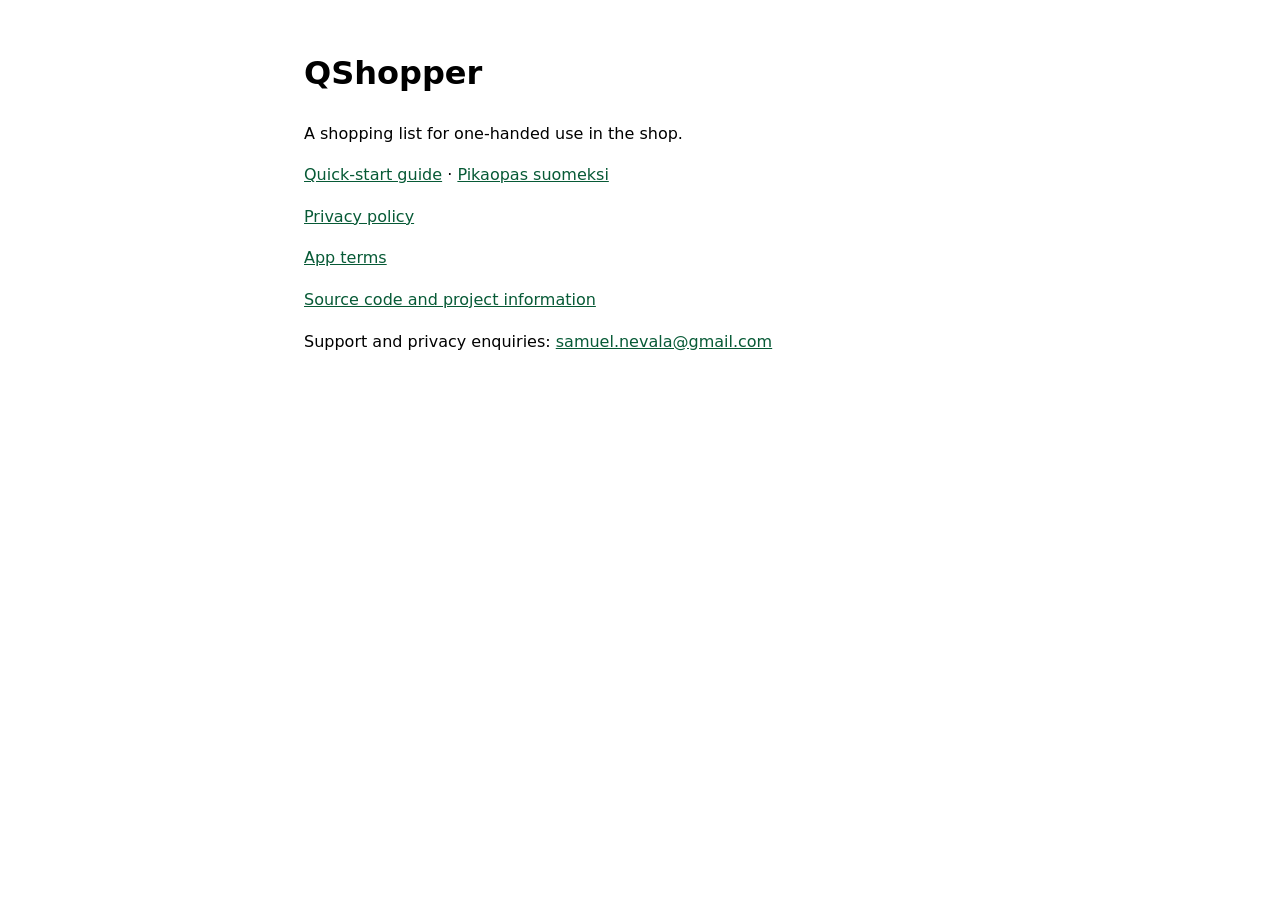
<file: docs/index.html>
<!doctype html>
<html lang="en">
<head>
<meta charset="utf-8">
<meta name="viewport" content="width=device-width, initial-scale=1">
<meta name="color-scheme" content="light dark">
<title>QShopper</title>
<style>
body { font-family: system-ui, sans-serif; line-height: 1.6; margin: 3rem auto;
       max-width: 42rem; padding: 0 1.2rem; }
a { color: light-dark(#075a36, #69f0ae); }
</style>
</head>
<body>
<main>
<h1>QShopper</h1>
<p>A shopping list for one-handed use in the shop.</p>
<p><a href="guide.html">Quick-start guide</a> · <a href="guide-fi.html" lang="fi">Pikaopas suomeksi</a></p>
<p><a href="privacy-policy.html">Privacy policy</a></p>
<p><a href="terms.html">App terms</a></p>
<p><a href="https://github.com/SamuelNevala/QShop">Source code and project information</a></p>
<p>Support and privacy enquiries: <a href="mailto:samuel.nevala@gmail.com">samuel.nevala@gmail.com</a></p>
</main>
</body>
</html>
</file>
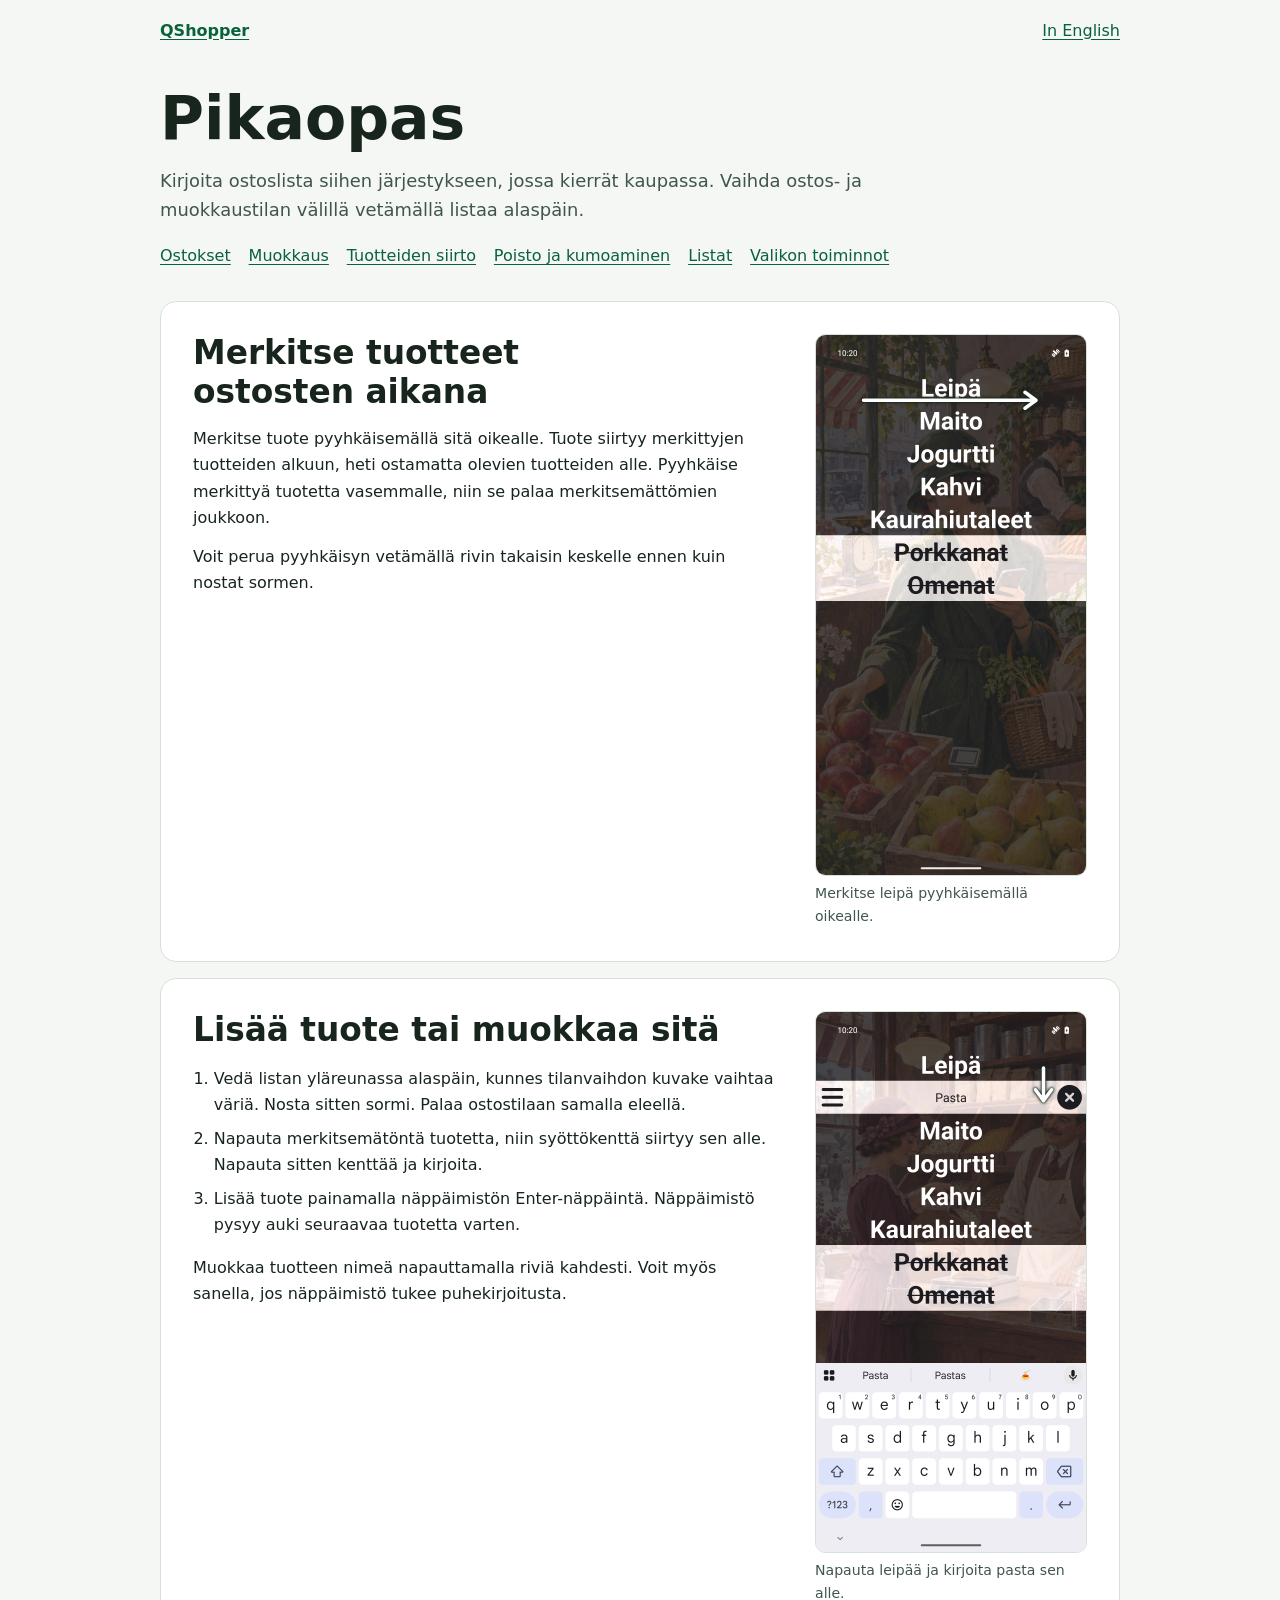
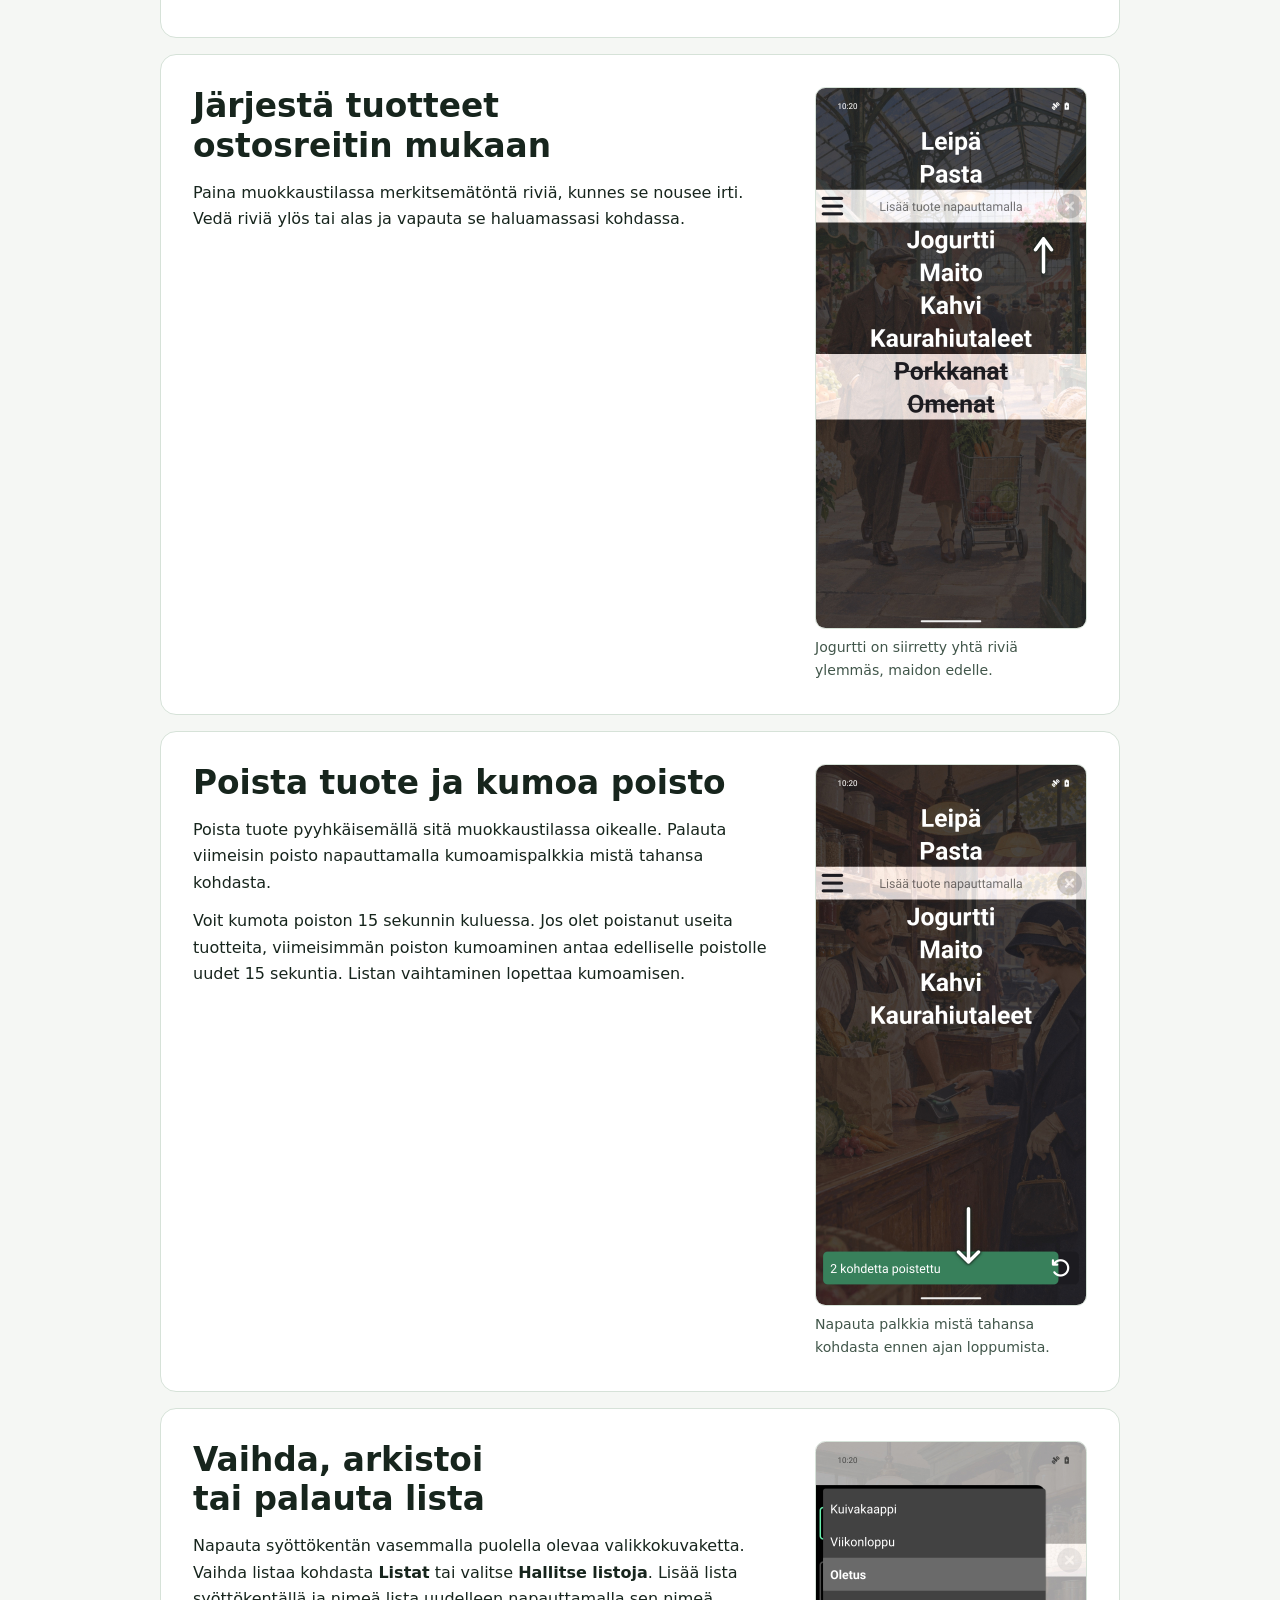
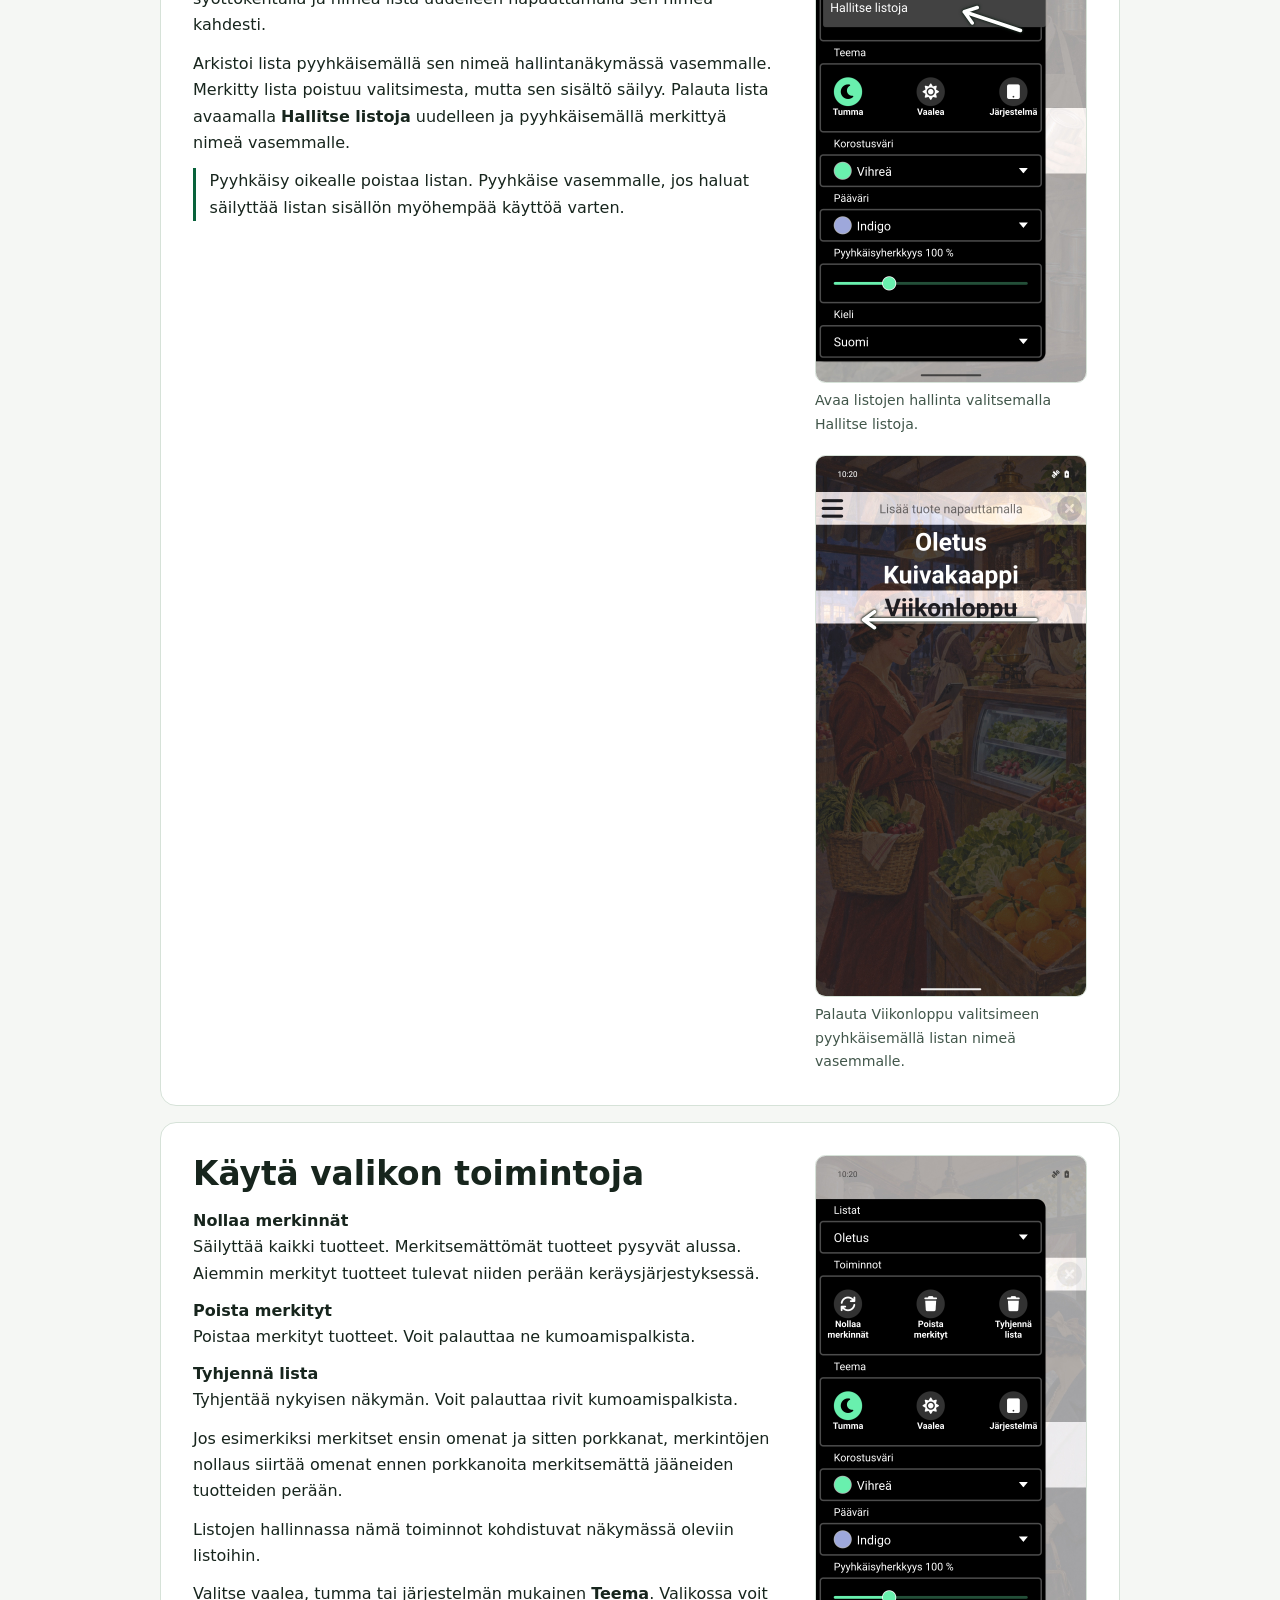
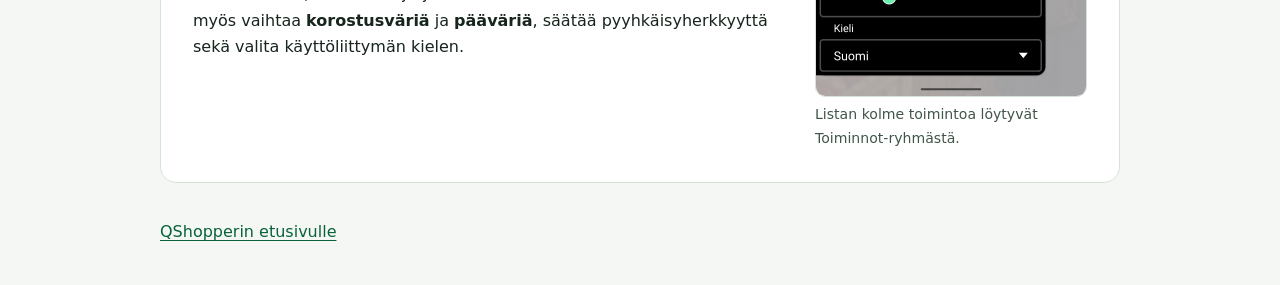
<file: docs/guide-fi.html>
<!doctype html>
<html lang="fi">
<head>
    <meta charset="utf-8">
    <meta name="viewport" content="width=device-width, initial-scale=1">
    <title>QShopperin pikaopas</title>
    <link rel="alternate" hreflang="en" href="guide.html">
    <link rel="stylesheet" href="guide.css">
</head>
<body>
<header>
    <a class="home" href="index.html">QShopper</a>
    <a href="guide.html" lang="en" hreflang="en">In English</a>
</header>
<main>
    <h1>Pikaopas</h1>
    <p class="intro">Kirjoita ostoslista siihen järjestykseen, jossa kierrät kaupassa. Vaihda ostos- ja muokkaustilan välillä vetämällä listaa alaspäin.</p>
    <nav aria-label="Oppaan sisältö">
        <a href="#shop">Ostokset</a>
        <a href="#edit">Muokkaus</a>
        <a href="#reorder">Tuotteiden siirto</a>
        <a href="#undo">Poisto ja kumoaminen</a>
        <a href="#lists">Listat</a>
        <a href="#actions">Valikon toiminnot</a>
    </nav>
    <section id="shop">
        <div>
            <h2>Merkitse tuotteet ostosten aikana</h2>
            <p>Merkitse tuote pyyhkäisemällä sitä oikealle. Tuote siirtyy merkittyjen tuotteiden alkuun, heti ostamatta olevien tuotteiden alle. Pyyhkäise merkittyä tuotetta vasemmalle, niin se palaa merkitsemättömien joukkoon.</p>
            <p>Voit perua pyyhkäisyn vetämällä rivin takaisin keskelle ennen kuin nostat sormen.</p>
        </div>
        <figure>
            <div class="screen">
                <img src="images/guide/fi/shopping.jpg" width="1080" height="2160" alt="Ostoslistalla on viisi ostamatonta tuotetta. Porkkanat ja omenat on merkitty niiden alle.">
                <svg viewBox="0 0 1080 2160" aria-hidden="true">
                    <path class="gesture" d="M190 261 L880 261 M836 229 L880 261 L836 293"/>
                </svg>
            </div>
            <figcaption>Merkitse leipä pyyhkäisemällä oikealle.</figcaption>
        </figure>
    </section>
    <section id="edit">
        <div>
            <h2>Lisää tuote tai muokkaa sitä</h2>
            <ol>
                <li>Vedä listan yläreunassa alaspäin, kunnes tilanvaihdon kuvake vaihtaa väriä. Nosta sitten sormi. Palaa ostostilaan samalla eleellä.</li>
                <li>Napauta merkitsemätöntä tuotetta, niin syöttökenttä siirtyy sen alle. Napauta sitten kenttää ja kirjoita.</li>
                <li>Lisää tuote painamalla näppäimistön Enter-näppäintä. Näppäimistö pysyy auki seuraavaa tuotetta varten.</li>
            </ol>
            <p>Muokkaa tuotteen nimeä napauttamalla riviä kahdesti. Voit myös sanella, jos näppäimistö tukee puhekirjoitusta.</p>
        </div>
        <figure>
            <div class="screen">
                <img src="images/guide/fi/editor.jpg" width="1080" height="2160" loading="lazy" alt="Leivän alla olevaan syöttökenttään on kirjoitettu Pasta. Androidin näppäimistö on auki.">
                <svg viewBox="0 0 1080 2160" aria-hidden="true">
                    <path class="gesture" d="M910 224 L910 355 M942 311 L910 355 L878 311"/>
                </svg>
            </div>
            <figcaption>Napauta leipää ja kirjoita pasta sen alle.</figcaption>
        </figure>
    </section>
    <section id="reorder">
        <div>
            <h2>Järjestä tuotteet ostosreitin mukaan</h2>
            <p>Paina muokkaustilassa merkitsemätöntä riviä, kunnes se nousee irti. Vedä riviä ylös tai alas ja vapauta se haluamassasi kohdassa.</p>
        </div>
        <figure>
            <div class="screen">
                <img src="images/guide/fi/reorder.jpg" width="1080" height="2160" loading="lazy" alt="Muokkaustilassa jogurtti on siirretty maidon yläpuolelle.">
                <svg viewBox="0 0 1080 2160" aria-hidden="true">
                    <path class="gesture" d="M910 736 L910 603 M878 647 L910 603 L942 647"/>
                </svg>
            </div>
            <figcaption>Jogurtti on siirretty yhtä riviä ylemmäs, maidon edelle.</figcaption>
        </figure>
    </section>
    <section id="undo">
        <div>
            <h2>Poista tuote ja kumoa poisto</h2>
            <p>Poista tuote pyyhkäisemällä sitä muokkaustilassa oikealle. Palauta viimeisin poisto napauttamalla kumoamispalkkia mistä tahansa kohdasta.</p>
            <p>Voit kumota poiston 15 sekunnin kuluessa. Jos olet poistanut useita tuotteita, viimeisimmän poiston kumoaminen antaa edelliselle poistolle uudet 15 sekuntia. Listan vaihtaminen lopettaa kumoamisen.</p>
        </div>
        <figure>
            <div class="screen">
                <img src="images/guide/fi/undo.jpg" width="1080" height="2160" loading="lazy" alt="Kaksi merkittyä tuotetta on poistettu. Kumoamispalkki näkyy näytön alareunassa.">
                <svg viewBox="0 0 1080 2160" aria-hidden="true">
                    <path class="gesture" d="M610 1775 V1988 M570 1948 L610 1988 L650 1948"/>
                </svg>
            </div>
            <figcaption>Napauta palkkia mistä tahansa kohdasta ennen ajan loppumista.</figcaption>
        </figure>
    </section>
    <section id="lists">
        <div>
            <h2>Vaihda, arkistoi tai palauta lista</h2>
            <p>Napauta syöttökentän vasemmalla puolella olevaa valikkokuvaketta. Vaihda listaa kohdasta <strong>Listat</strong> tai valitse <strong>Hallitse listoja</strong>. Lisää lista syöttökentällä ja nimeä lista uudelleen napauttamalla sen nimeä kahdesti.</p>
            <p>Arkistoi lista pyyhkäisemällä sen nimeä hallintanäkymässä vasemmalle. Merkitty lista poistuu valitsimesta, mutta sen sisältö säilyy. Palauta lista avaamalla <strong>Hallitse listoja</strong> uudelleen ja pyyhkäisemällä merkittyä nimeä vasemmalle.</p>
            <p class="note">Pyyhkäisy oikealle poistaa listan. Pyyhkäise vasemmalle, jos haluat säilyttää listan sisällön myöhempää käyttöä varten.</p>
        </div>
        <div>
            <figure>
                <div class="screen">
                    <img src="images/guide/fi/picker.jpg" width="1080" height="2160" loading="lazy" alt="Valikon listavalitsin on auki, ja Hallitse listoja näkyy vaihtoehtona.">
                <svg viewBox="0 0 1080 2160" aria-hidden="true">
                    <path class="gesture" d="M818 754 L593 679 M625 724 L593 679 L645 662"/>
                </svg>
                </div>
                <figcaption>Avaa listojen hallinta valitsemalla Hallitse listoja.</figcaption>
            </figure>
            <figure>
                <div class="screen">
                    <img src="images/guide/fi/catalog.jpg" width="1080" height="2160" loading="lazy" alt="Arkistoitu Viikonloppu-lista näkyy merkittynä muiden listojen alla.">
                <svg viewBox="0 0 1080 2160" aria-hidden="true">
                    <path class="gesture" d="M880 655 L190 655 M234 687 L190 655 L234 623"/>
                </svg>
                </div>
                <figcaption>Palauta Viikonloppu valitsimeen pyyhkäisemällä listan nimeä vasemmalle.</figcaption>
            </figure>
        </div>
    </section>
    <section id="actions">
        <div>
            <h2>Käytä valikon toimintoja</h2>
            <dl>
                <dt>Nollaa merkinnät</dt>
                <dd>Säilyttää kaikki tuotteet. Merkitsemättömät tuotteet pysyvät alussa. Aiemmin merkityt tuotteet tulevat niiden perään keräysjärjestyksessä.</dd>
                <dt>Poista merkityt</dt>
                <dd>Poistaa merkityt tuotteet. Voit palauttaa ne kumoamispalkista.</dd>
                <dt>Tyhjennä lista</dt>
                <dd>Tyhjentää nykyisen näkymän. Voit palauttaa rivit kumoamispalkista.</dd>
            </dl>
            <p>Jos esimerkiksi merkitset ensin omenat ja sitten porkkanat, merkintöjen nollaus siirtää omenat ennen porkkanoita merkitsemättä jääneiden tuotteiden perään.</p>
            <p>Listojen hallinnassa nämä toiminnot kohdistuvat näkymässä oleviin listoihin.</p>
            <p>Valitse vaalea, tumma tai järjestelmän mukainen <strong>Teema</strong>. Valikossa voit myös vaihtaa <strong>korostusväriä</strong> ja <strong>pääväriä</strong>, säätää pyyhkäisyherkkyyttä sekä valita käyttöliittymän kielen.</p>
        </div>
        <figure>
            <div class="screen">
                <img src="images/guide/fi/drawer.jpg" width="1080" height="2160" loading="lazy" alt="Valikossa näkyvät listavalitsin, kolme listatoimintoa ja teema-asetukset.">
            </div>
            <figcaption>Listan kolme toimintoa löytyvät Toiminnot-ryhmästä.</figcaption>
        </figure>
    </section>
</main>
<footer><a href="index.html">QShopperin etusivulle</a></footer>
</body>
</html>
</file>
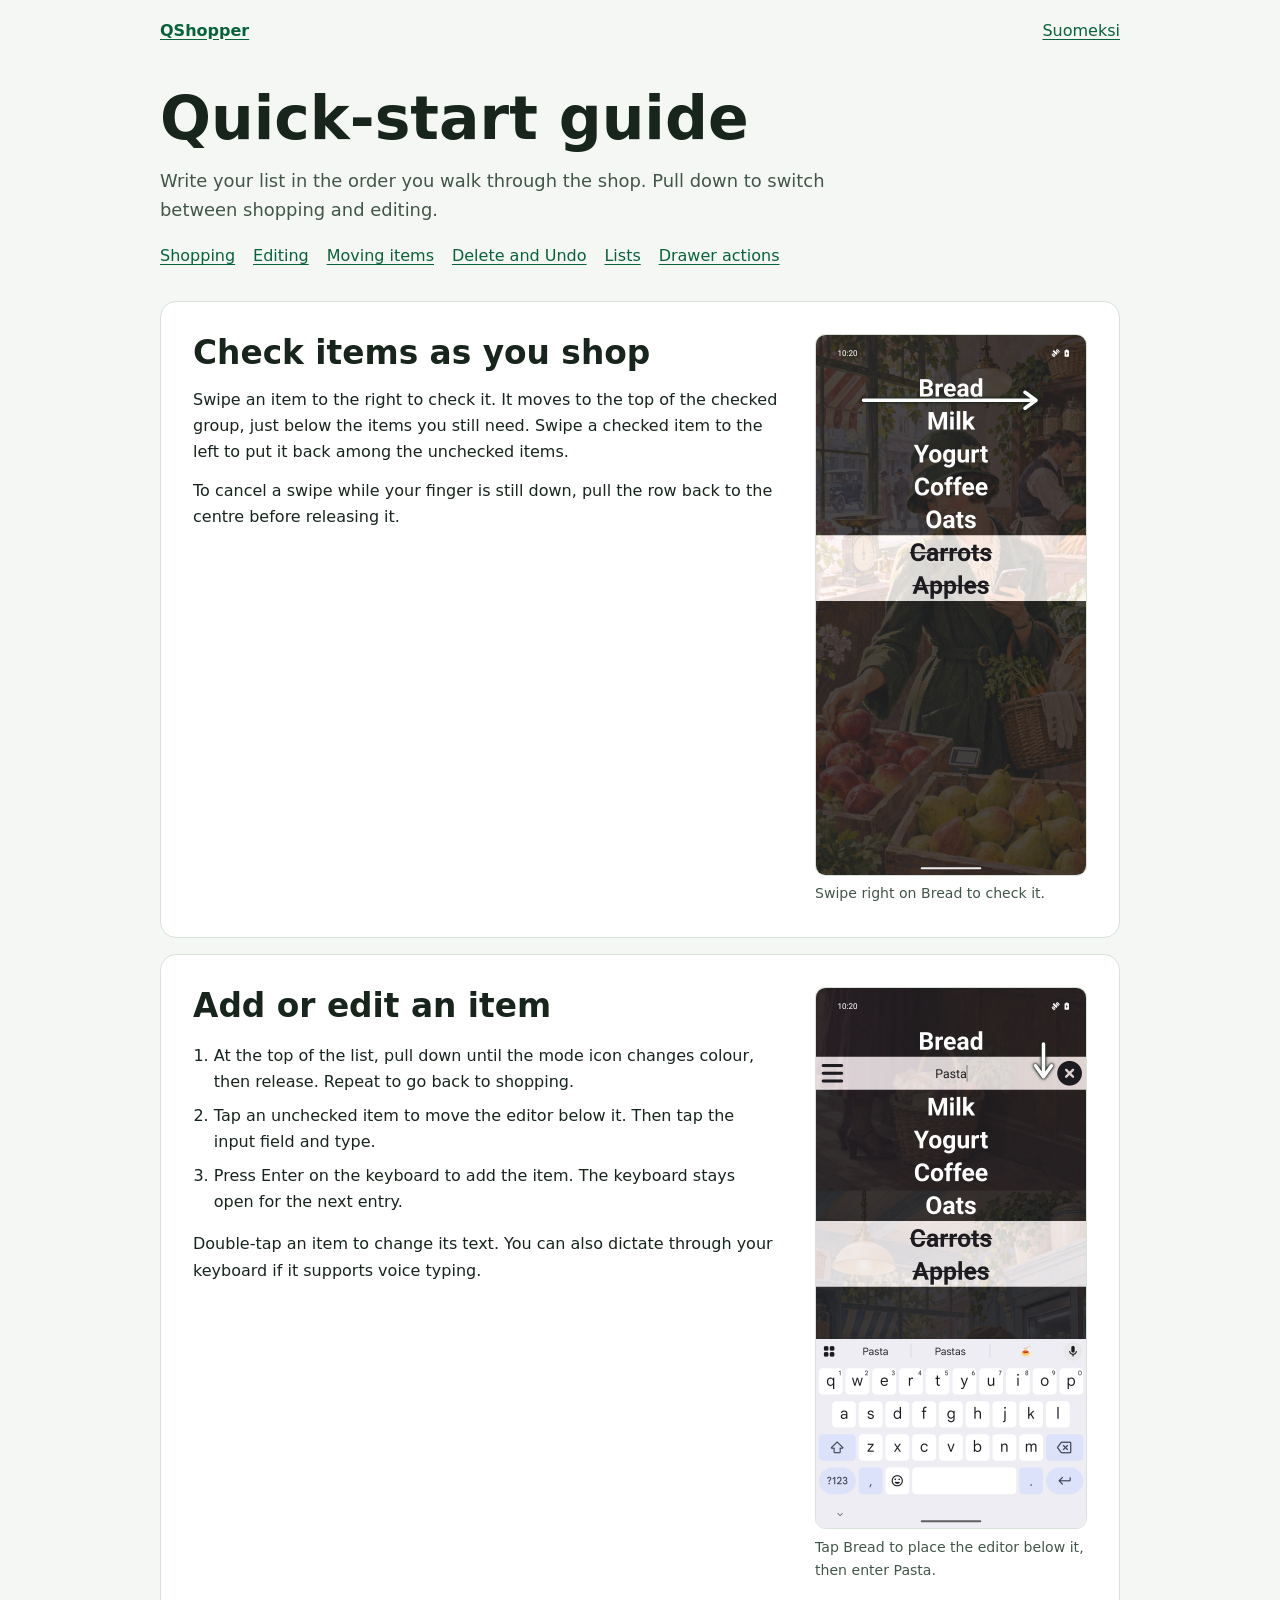
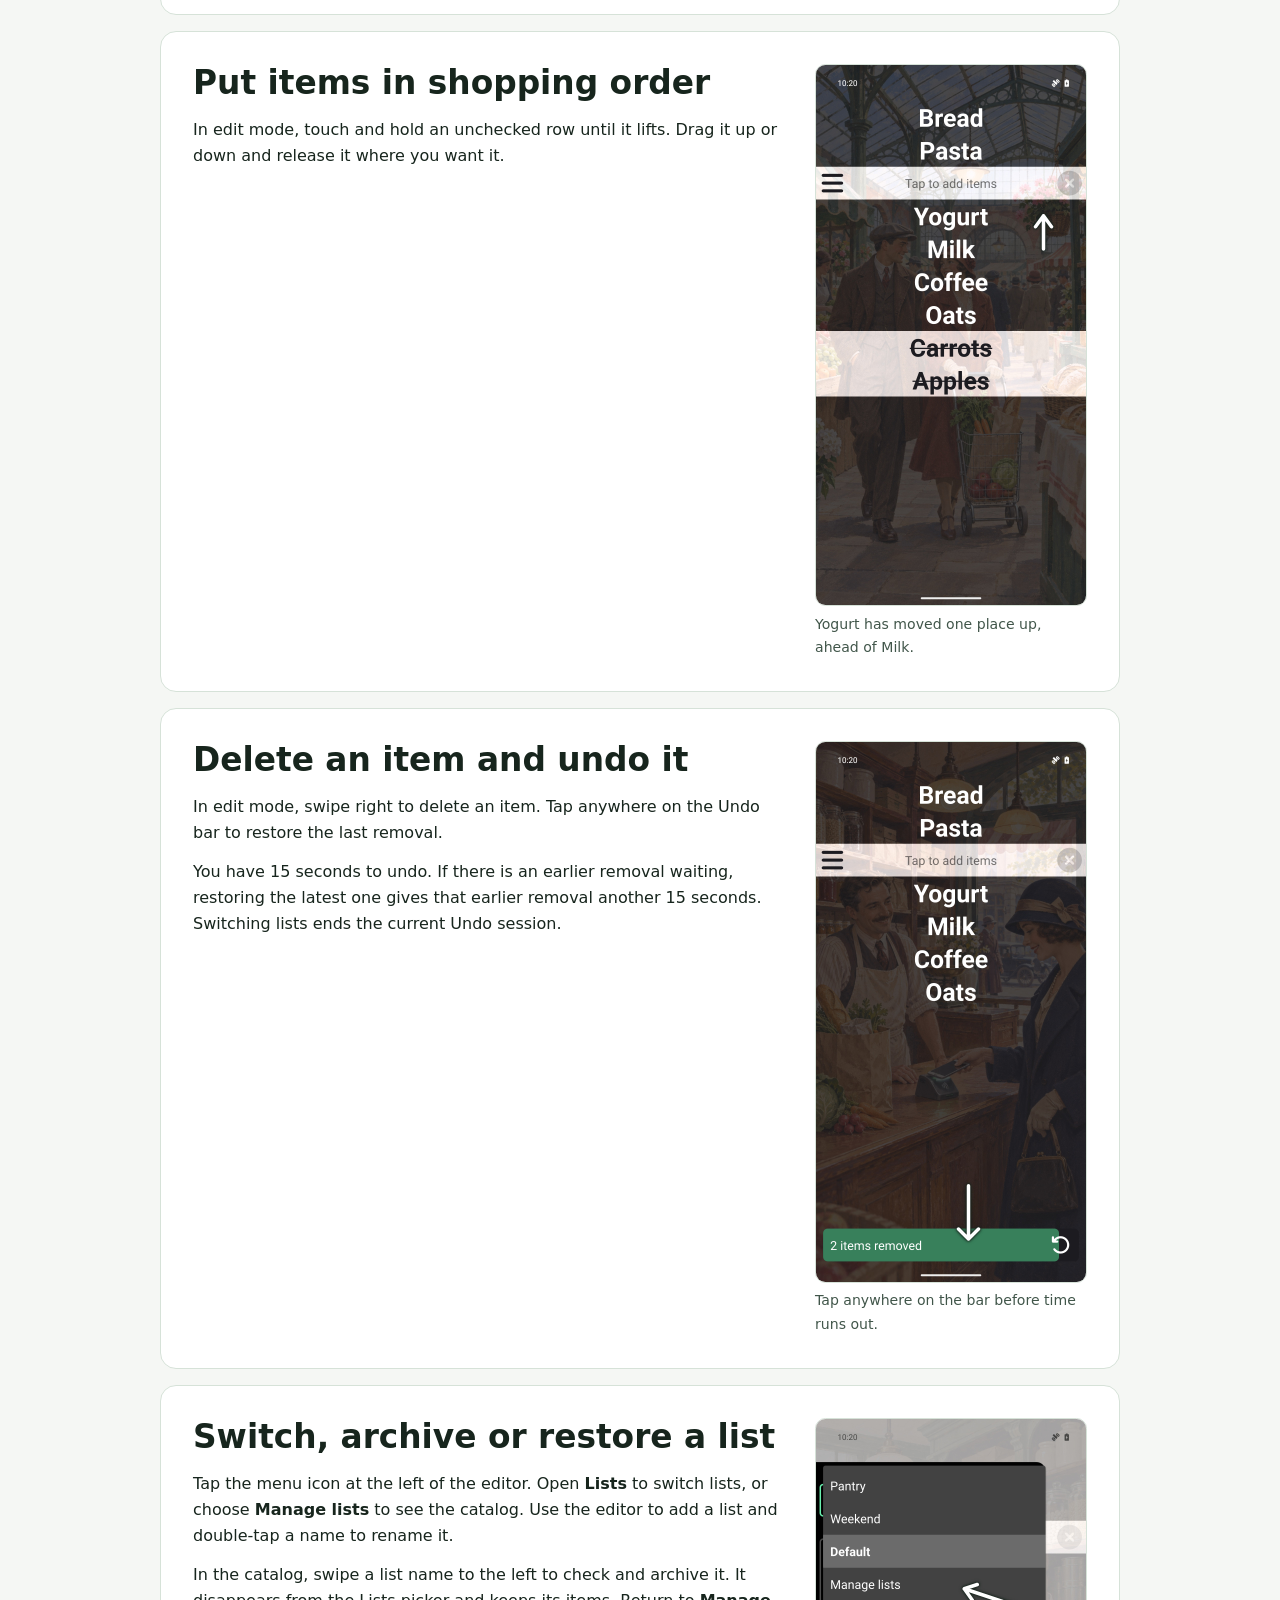
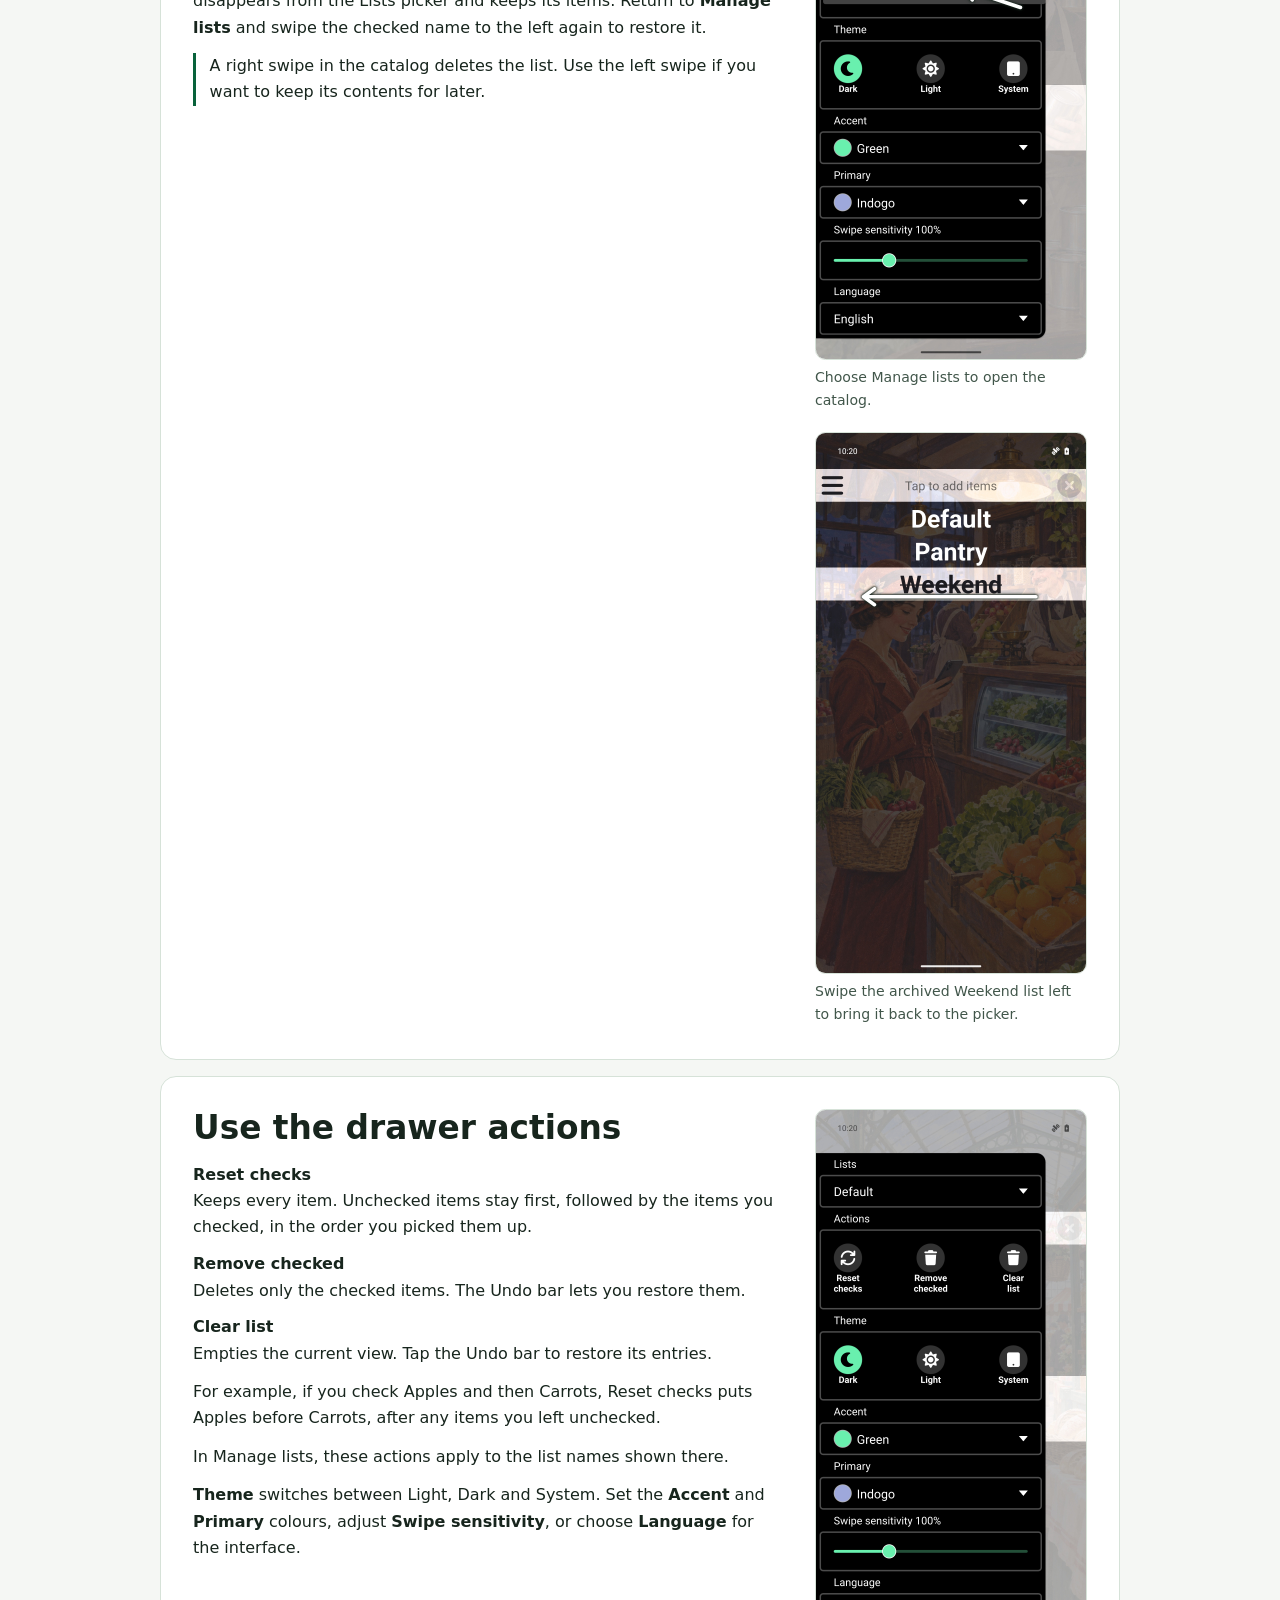
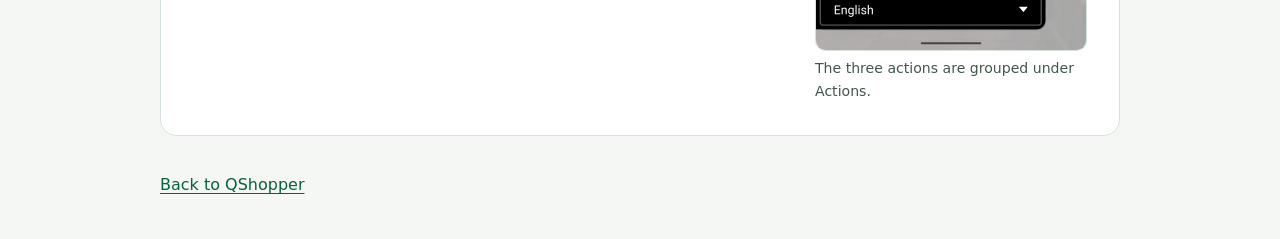
<file: docs/guide.html>
<!doctype html>
<html lang="en">
<head>
    <meta charset="utf-8">
    <meta name="viewport" content="width=device-width, initial-scale=1">
    <title>QShopper quick-start guide</title>
    <link rel="alternate" hreflang="fi" href="guide-fi.html">
    <link rel="stylesheet" href="guide.css">
</head>
<body>
<header>
    <a class="home" href="index.html">QShopper</a>
    <a href="guide-fi.html" lang="fi" hreflang="fi">Suomeksi</a>
</header>
<main>
    <h1>Quick-start guide</h1>
    <p class="intro">Write your list in the order you walk through the shop. Pull down to switch between shopping and editing.</p>
    <nav aria-label="In this guide">
        <a href="#shop">Shopping</a>
        <a href="#edit">Editing</a>
        <a href="#reorder">Moving items</a>
        <a href="#undo">Delete and Undo</a>
        <a href="#lists">Lists</a>
        <a href="#actions">Drawer actions</a>
    </nav>
    <section id="shop">
        <div>
            <h2>Check items as you shop</h2>
            <p>Swipe an item to the right to check it. It moves to the top of the checked group, just below the items you still need. Swipe a checked item to the left to put it back among the unchecked items.</p>
            <p>To cancel a swipe while your finger is still down, pull the row back to the centre before releasing it.</p>
        </div>
        <figure>
            <div class="screen">
                <img src="images/guide/en/shopping.jpg" width="1080" height="2160" alt="Shopping list with five items to buy and Carrots and Apples checked below them">
                <svg viewBox="0 0 1080 2160" aria-hidden="true">
                    <path class="gesture" d="M190 261 L880 261 M836 229 L880 261 L836 293"/>
                </svg>
            </div>
            <figcaption>Swipe right on Bread to check it.</figcaption>
        </figure>
    </section>
    <section id="edit">
        <div>
            <h2>Add or edit an item</h2>
            <ol>
                <li>At the top of the list, pull down until the mode icon changes colour, then release. Repeat to go back to shopping.</li>
                <li>Tap an unchecked item to move the editor below it. Then tap the input field and type.</li>
                <li>Press Enter on the keyboard to add the item. The keyboard stays open for the next entry.</li>
            </ol>
            <p>Double-tap an item to change its text. You can also dictate through your keyboard if it supports voice typing.</p>
        </div>
        <figure>
            <div class="screen">
                <img src="images/guide/en/editor.jpg" width="1080" height="2160" loading="lazy" alt="Pasta typed in the editor below Bread, with the Android keyboard open">
                <svg viewBox="0 0 1080 2160" aria-hidden="true">
                    <path class="gesture" d="M910 224 L910 355 M942 311 L910 355 L878 311"/>
                </svg>
            </div>
            <figcaption>Tap Bread to place the editor below it, then enter Pasta.</figcaption>
        </figure>
    </section>
    <section id="reorder">
        <div>
            <h2>Put items in shopping order</h2>
            <p>In edit mode, touch and hold an unchecked row until it lifts. Drag it up or down and release it where you want it.</p>
        </div>
        <figure>
            <div class="screen">
                <img src="images/guide/en/reorder.jpg" width="1080" height="2160" loading="lazy" alt="Edit list after moving Yogurt above Milk">
                <svg viewBox="0 0 1080 2160" aria-hidden="true">
                    <path class="gesture" d="M910 736 L910 603 M878 647 L910 603 L942 647"/>
                </svg>
            </div>
            <figcaption>Yogurt has moved one place up, ahead of Milk.</figcaption>
        </figure>
    </section>
    <section id="undo">
        <div>
            <h2>Delete an item and undo it</h2>
            <p>In edit mode, swipe right to delete an item. Tap anywhere on the Undo bar to restore the last removal.</p>
            <p>You have 15 seconds to undo. If there is an earlier removal waiting, restoring the latest one gives that earlier removal another 15 seconds. Switching lists ends the current Undo session.</p>
        </div>
        <figure>
            <div class="screen">
                <img src="images/guide/en/undo.jpg" width="1080" height="2160" loading="lazy" alt="Two checked items removed, with the Undo bar at the bottom of the screen">
                <svg viewBox="0 0 1080 2160" aria-hidden="true">
                    <path class="gesture" d="M610 1775 V1988 M570 1948 L610 1988 L650 1948"/>
                </svg>
            </div>
            <figcaption>Tap anywhere on the bar before time runs out.</figcaption>
        </figure>
    </section>
    <section id="lists">
        <div>
            <h2>Switch, archive or restore a list</h2>
            <p>Tap the menu icon at the left of the editor. Open <strong>Lists</strong> to switch lists, or choose <strong>Manage lists</strong> to see the catalog. Use the editor to add a list and double-tap a name to rename it.</p>
            <p>In the catalog, swipe a list name to the left to check and archive it. It disappears from the Lists picker and keeps its items. Return to <strong>Manage lists</strong> and swipe the checked name to the left again to restore it.</p>
            <p class="note">A right swipe in the catalog deletes the list. Use the left swipe if you want to keep its contents for later.</p>
        </div>
        <div>
            <figure>
                <div class="screen">
                    <img src="images/guide/en/picker.jpg" width="1080" height="2160" loading="lazy" alt="Lists picker open in the drawer, with Manage lists among the options">
                <svg viewBox="0 0 1080 2160" aria-hidden="true">
                    <path class="gesture" d="M818 754 L593 679 M625 724 L593 679 L645 662"/>
                </svg>
                </div>
                <figcaption>Choose Manage lists to open the catalog.</figcaption>
            </figure>
            <figure>
                <div class="screen">
                    <img src="images/guide/en/catalog.jpg" width="1080" height="2160" loading="lazy" alt="List catalog with Weekend checked and archived beneath the other list names">
                <svg viewBox="0 0 1080 2160" aria-hidden="true">
                    <path class="gesture" d="M880 655 L190 655 M234 687 L190 655 L234 623"/>
                </svg>
                </div>
                <figcaption>Swipe the archived Weekend list left to bring it back to the picker.</figcaption>
            </figure>
        </div>
    </section>
    <section id="actions">
        <div>
            <h2>Use the drawer actions</h2>
            <dl>
                <dt>Reset checks</dt>
                <dd>Keeps every item. Unchecked items stay first, followed by the items you checked, in the order you picked them up.</dd>
                <dt>Remove checked</dt>
                <dd>Deletes only the checked items. The Undo bar lets you restore them.</dd>
                <dt>Clear list</dt>
                <dd>Empties the current view. Tap the Undo bar to restore its entries.</dd>
            </dl>
            <p>For example, if you check Apples and then Carrots, Reset checks puts Apples before Carrots, after any items you left unchecked.</p>
            <p>In Manage lists, these actions apply to the list names shown there.</p>
            <p><strong>Theme</strong> switches between Light, Dark and System. Set the <strong>Accent</strong> and <strong>Primary</strong> colours, adjust <strong>Swipe sensitivity</strong>, or choose <strong>Language</strong> for the interface.</p>
        </div>
        <figure>
            <div class="screen">
                <img src="images/guide/en/drawer.jpg" width="1080" height="2160" loading="lazy" alt="Drawer showing the list selector, three list actions and theme controls">
            </div>
            <figcaption>The three actions are grouped under Actions.</figcaption>
        </figure>
    </section>
</main>
<footer><a href="index.html">Back to QShopper</a></footer>
</body>
</html>
</file>
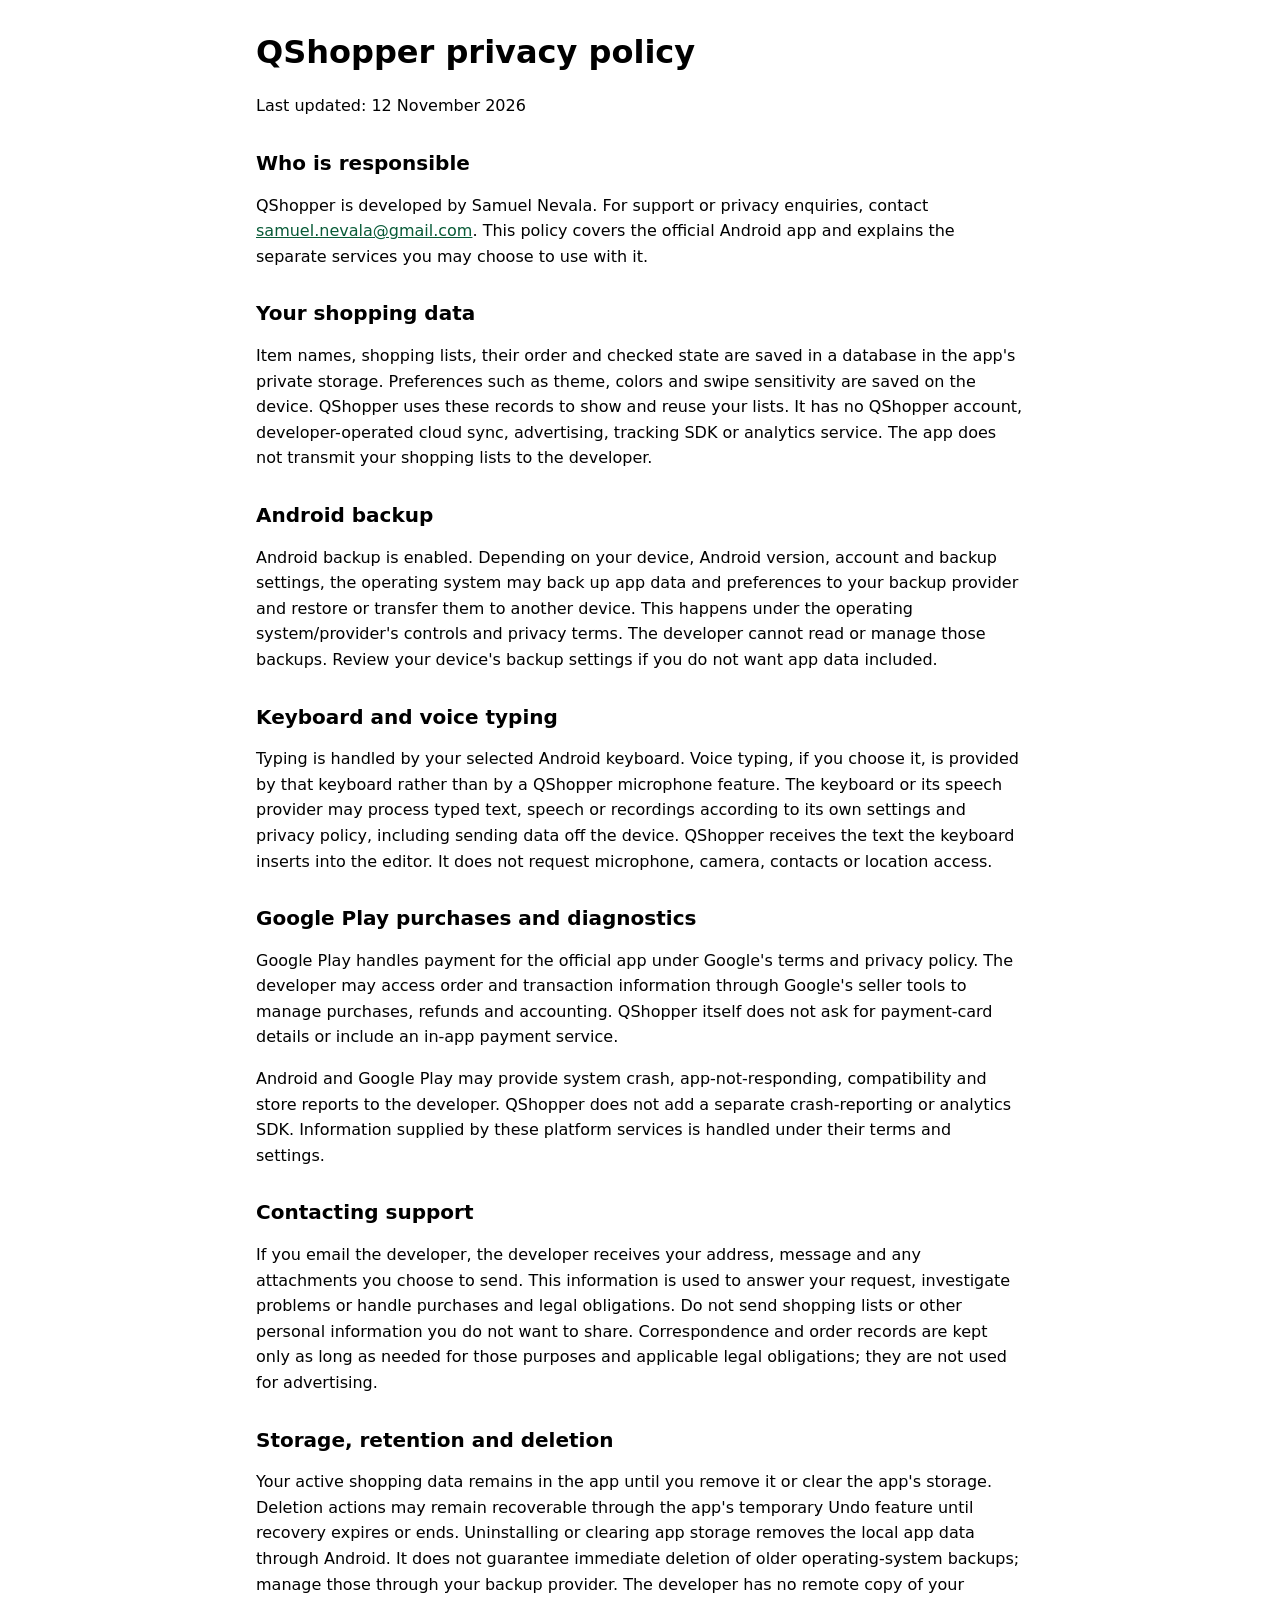
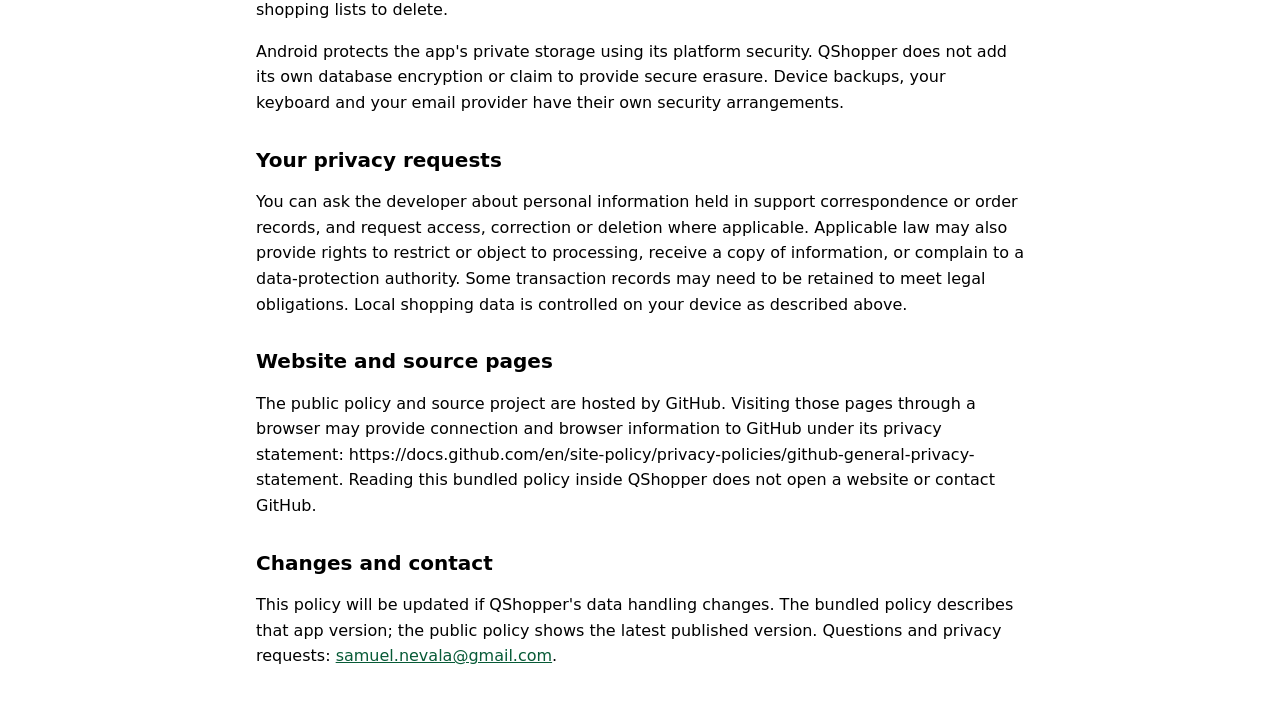
<file: docs/privacy-policy.html>
<!doctype html>
<html lang="en">
<head>
<meta charset="utf-8">
<meta name="viewport" content="width=device-width, initial-scale=1">
<meta name="color-scheme" content="light dark">
<title>QShopper privacy policy</title>
<style>
body { font-family: system-ui, sans-serif; line-height: 1.6; margin: 2rem auto;
       padding: 0 1.2rem; max-width: 48rem; overflow-wrap: anywhere; }
h1, h2 { line-height: 1.25; }
h2 { margin-top: 2rem; font-size: 1.25rem; }
a { color: light-dark(#075a36, #69f0ae); }
</style>
</head>
<body>
<main>
<h1>QShopper privacy policy</h1>
<p>Last updated: 12 November 2026</p>
<h2>Who is responsible</h2>
<p>QShopper is developed by Samuel Nevala. For support or privacy enquiries, contact <a href="mailto:samuel.nevala@gmail.com">samuel.nevala@gmail.com</a>. This policy covers the official Android app and explains the separate services you may choose to use with it.</p>
<h2>Your shopping data</h2>
<p>Item names, shopping lists, their order and checked state are saved in a database in the app&#x27;s private storage. Preferences such as theme, colors and swipe sensitivity are saved on the device. QShopper uses these records to show and reuse your lists. It has no QShopper account, developer-operated cloud sync, advertising, tracking SDK or analytics service. The app does not transmit your shopping lists to the developer.</p>
<h2>Android backup</h2>
<p>Android backup is enabled. Depending on your device, Android version, account and backup settings, the operating system may back up app data and preferences to your backup provider and restore or transfer them to another device. This happens under the operating system/provider&#x27;s controls and privacy terms. The developer cannot read or manage those backups. Review your device&#x27;s backup settings if you do not want app data included.</p>
<h2>Keyboard and voice typing</h2>
<p>Typing is handled by your selected Android keyboard. Voice typing, if you choose it, is provided by that keyboard rather than by a QShopper microphone feature. The keyboard or its speech provider may process typed text, speech or recordings according to its own settings and privacy policy, including sending data off the device. QShopper receives the text the keyboard inserts into the editor. It does not request microphone, camera, contacts or location access.</p>
<h2>Google Play purchases and diagnostics</h2>
<p>Google Play handles payment for the official app under Google&#x27;s terms and privacy policy. The developer may access order and transaction information through Google&#x27;s seller tools to manage purchases, refunds and accounting. QShopper itself does not ask for payment-card details or include an in-app payment service.</p>
<p>Android and Google Play may provide system crash, app-not-responding, compatibility and store reports to the developer. QShopper does not add a separate crash-reporting or analytics SDK. Information supplied by these platform services is handled under their terms and settings.</p>
<h2>Contacting support</h2>
<p>If you email the developer, the developer receives your address, message and any attachments you choose to send. This information is used to answer your request, investigate problems or handle purchases and legal obligations. Do not send shopping lists or other personal information you do not want to share. Correspondence and order records are kept only as long as needed for those purposes and applicable legal obligations; they are not used for advertising.</p>
<h2>Storage, retention and deletion</h2>
<p>Your active shopping data remains in the app until you remove it or clear the app&#x27;s storage. Deletion actions may remain recoverable through the app&#x27;s temporary Undo feature until recovery expires or ends. Uninstalling or clearing app storage removes the local app data through Android. It does not guarantee immediate deletion of older operating-system backups; manage those through your backup provider. The developer has no remote copy of your shopping lists to delete.</p>
<p>Android protects the app&#x27;s private storage using its platform security. QShopper does not add its own database encryption or claim to provide secure erasure. Device backups, your keyboard and your email provider have their own security arrangements.</p>
<h2>Your privacy requests</h2>
<p>You can ask the developer about personal information held in support correspondence or order records, and request access, correction or deletion where applicable. Applicable law may also provide rights to restrict or object to processing, receive a copy of information, or complain to a data-protection authority. Some transaction records may need to be retained to meet legal obligations. Local shopping data is controlled on your device as described above.</p>
<h2>Website and source pages</h2>
<p>The public policy and source project are hosted by GitHub. Visiting those pages through a browser may provide connection and browser information to GitHub under its privacy statement: https://docs.github.com/en/site-policy/privacy-policies/github-general-privacy-statement. Reading this bundled policy inside QShopper does not open a website or contact GitHub.</p>
<h2>Changes and contact</h2>
<p>This policy will be updated if QShopper&#x27;s data handling changes. The bundled policy describes that app version; the public policy shows the latest published version. Questions and privacy requests: <a href="mailto:samuel.nevala@gmail.com">samuel.nevala@gmail.com</a>.</p>
</main>
</body>
</html>
</file>
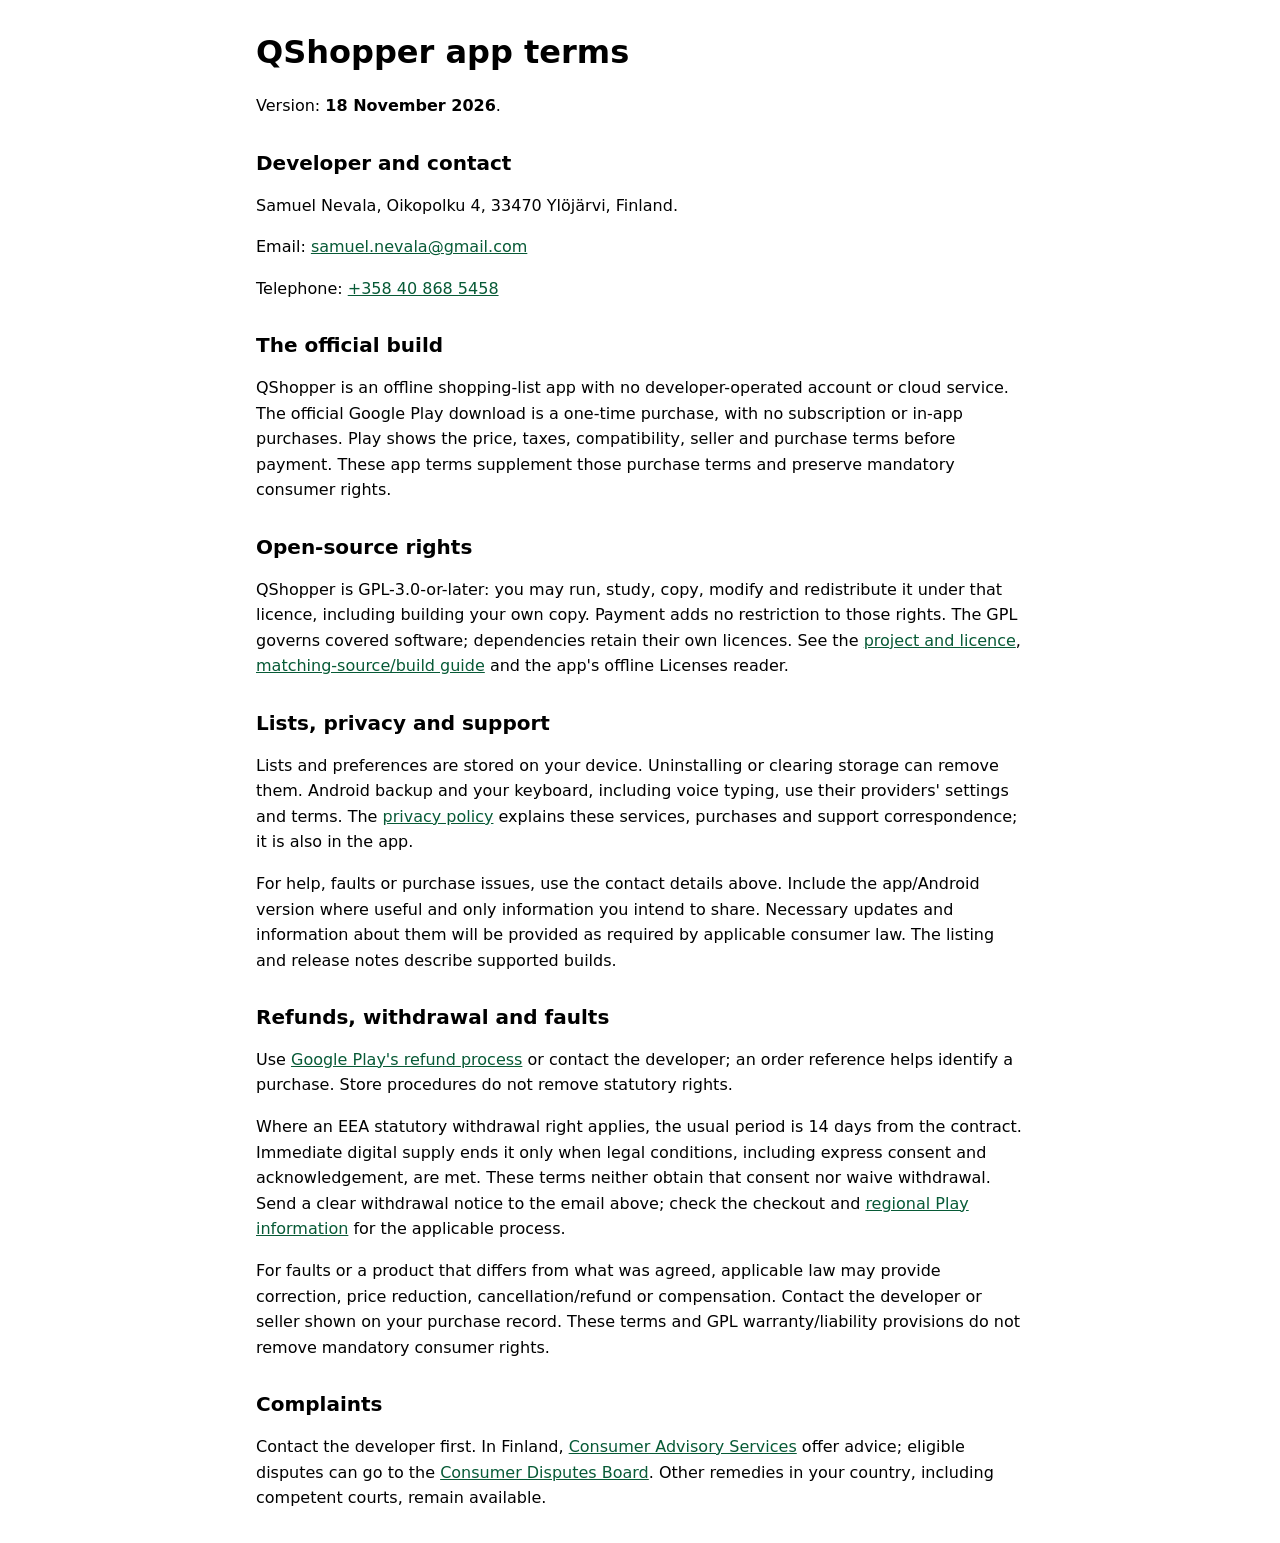
<file: docs/terms.html>
<!doctype html>
<html lang="en">
<head>
<meta charset="utf-8">
<meta name="viewport" content="width=device-width, initial-scale=1">
<meta name="color-scheme" content="light dark">
<title>QShopper app terms</title>
<style>
body { font-family: system-ui, sans-serif; line-height: 1.6; margin: 2rem auto;
       padding: 0 1.2rem; max-width: 48rem; overflow-wrap: anywhere; }
h1, h2 { line-height: 1.25; }
h2 { margin-top: 2rem; font-size: 1.25rem; }
a { color: light-dark(#075a36, #69f0ae); }
</style>
</head>
<body>
<main>
<h1>QShopper app terms</h1>
<p>Version: <strong>18 November 2026</strong>.</p>
<h2>Developer and contact</h2>
<p>Samuel Nevala, Oikopolku 4, 33470 Ylöjärvi, Finland.</p>
<p>Email: <a href="mailto:samuel.nevala@gmail.com">samuel.nevala@gmail.com</a></p>
<p>Telephone: <a href="tel:+358408685458">+358 40 868 5458</a></p>
<h2>The official build</h2>
<p>QShopper is an offline shopping-list app with no developer-operated account or
cloud service. The official Google Play download is a one-time purchase, with
no subscription or in-app purchases. Play shows the price, taxes, compatibility,
seller and purchase terms before payment. These app terms supplement those
purchase terms and preserve mandatory consumer rights.</p>
<h2>Open-source rights</h2>
<p>QShopper is GPL-3.0-or-later: you may run, study, copy, modify and redistribute
it under that licence, including building your own copy. Payment adds no
restriction to those rights. The GPL governs covered software; dependencies
retain their own licences. See the <a href="https://github.com/SamuelNevala/QShop">project and licence</a>,
<a href="https://github.com/SamuelNevala/QShop/blob/master/SOURCE_DISTRIBUTION.md">matching-source/build guide</a>
and the app&#x27;s offline Licenses reader.</p>
<h2>Lists, privacy and support</h2>
<p>Lists and preferences are stored on your device. Uninstalling or clearing storage
can remove them. Android backup and your keyboard, including voice typing, use
their providers&#x27; settings and terms. The <a href="https://samuelnevala.github.io/QShop/privacy-policy.html">privacy policy</a>
explains these services, purchases and support correspondence; it is also in the app.</p>
<p>For help, faults or purchase issues, use the contact details above. Include the
app/Android version where useful and only information you intend to share.
Necessary updates and information about them will be provided as required by
applicable consumer law. The listing and release notes describe supported builds.</p>
<h2>Refunds, withdrawal and faults</h2>
<p>Use <a href="https://support.google.com/googleplay/answer/2479637?hl=en">Google Play&#x27;s refund process</a>
or contact the developer; an order reference helps identify a purchase. Store
procedures do not remove statutory rights.</p>
<p>Where an EEA statutory withdrawal right applies, the usual period is 14 days
from the contract. Immediate digital supply ends it only when legal conditions,
including express consent and acknowledgement, are met. These terms neither
obtain that consent nor waive withdrawal. Send a clear withdrawal notice to the
email above; check the checkout and <a href="https://support.google.com/googleplay/answer/7659581">regional Play information</a>
for the applicable process.</p>
<p>For faults or a product that differs from what was agreed, applicable law may
provide correction, price reduction, cancellation/refund or compensation. Contact
the developer or seller shown on your purchase record. These terms and GPL
warranty/liability provisions do not remove mandatory consumer rights.</p>
<h2>Complaints</h2>
<p>Contact the developer first. In Finland, <a href="https://www.kkv.fi/en/consumer-affairs/consumer-advisory-services/">Consumer Advisory Services</a>
offer advice; eligible disputes can go to the <a href="https://www.kuluttajariita.fi/en/">Consumer Disputes Board</a>.
Other remedies in your country, including competent courts, remain available.</p>
</main>
</body>
</html>
</file>
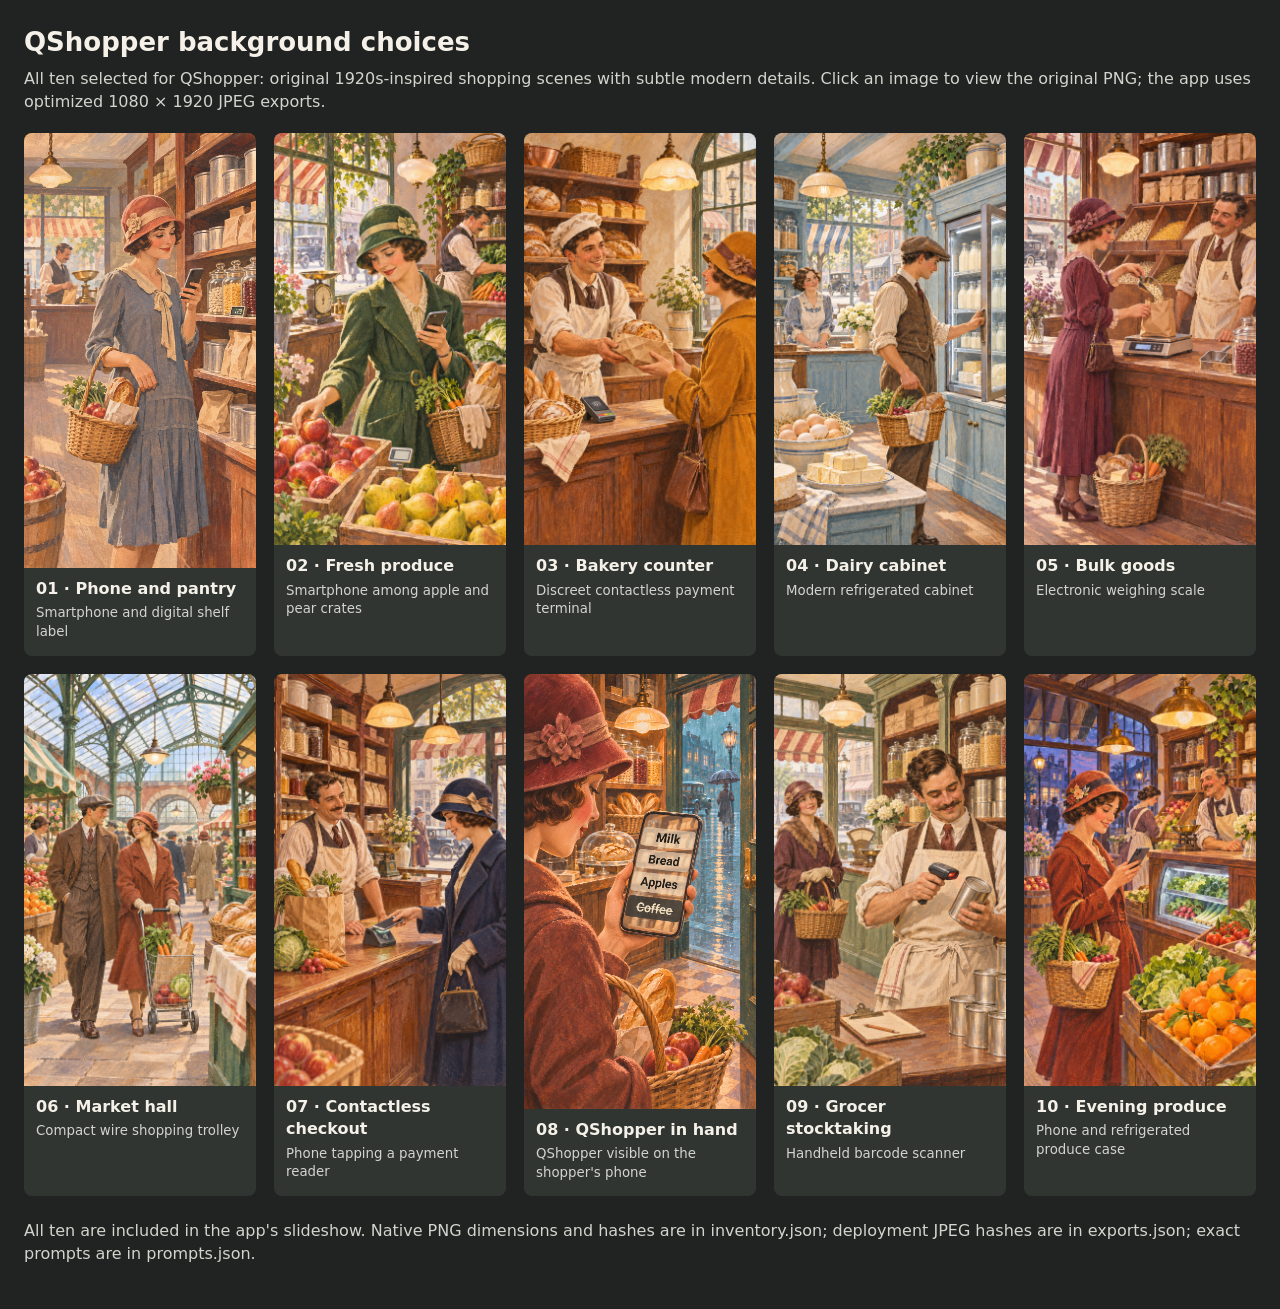
<file: artwork/UI-013/gallery.html>
<!doctype html>
<html lang="en">
<head>
<meta charset="utf-8">
<meta name="viewport" content="width=device-width, initial-scale=1">
<title>QShopper — UI-013 background candidates</title>
<style>
* { box-sizing: border-box; }
body { margin: 0; padding: 24px; background: #202322; color: #f5f1e8; font: 16px/1.4 system-ui, sans-serif; }
main { max-width: 1600px; margin: auto; }
h1 { margin: 0 0 8px; font-size: 26px; }
p { margin: 0 0 20px; color: #d3d4ce; }
.grid { display: grid; grid-template-columns: repeat(5, minmax(0, 1fr)); gap: 18px; }
figure { margin: 0; background: #303532; border-radius: 8px; overflow: hidden; }
figure a { display: block; }
img { display: block; width: 100%; height: auto; }
figcaption { padding: 10px 12px 14px; }
strong { display: block; font-size: 16px; }
small { display: block; margin-top: 4px; color: #d3d4ce; }
a:focus-visible { outline: 4px solid #f3b45f; outline-offset: -4px; }
@media (max-width: 1000px) { .grid { grid-template-columns: repeat(3, minmax(0, 1fr)); } }
@media (max-width: 600px) { body { padding: 12px; } .grid { grid-template-columns: repeat(2, minmax(0, 1fr)); gap: 10px; } }
</style>
</head>
<body><main>
<h1>QShopper background choices</h1>
<p>All ten selected for QShopper: original 1920s-inspired shopping scenes with subtle modern details. Click an image to view the original PNG; the app uses optimized 1080 × 1920 JPEG exports.</p>
<div class="grid">
<figure><a href="candidates/01-phone-and-pantry.png"><img src="candidates/01-phone-and-pantry.png" alt="Phone and pantry: smartphone and digital shelf label" loading="eager"></a><figcaption><strong>01 · Phone and pantry</strong><small>Smartphone and digital shelf label</small></figcaption></figure>
<figure><a href="candidates/02-produce.png"><img src="candidates/02-produce.png" alt="Fresh produce: smartphone among apple and pear crates" loading="eager"></a><figcaption><strong>02 · Fresh produce</strong><small>Smartphone among apple and pear crates</small></figcaption></figure>
<figure><a href="candidates/03-bakery.png"><img src="candidates/03-bakery.png" alt="Bakery counter: discreet contactless payment terminal" loading="eager"></a><figcaption><strong>03 · Bakery counter</strong><small>Discreet contactless payment terminal</small></figcaption></figure>
<figure><a href="candidates/04-dairy.png"><img src="candidates/04-dairy.png" alt="Dairy cabinet: modern refrigerated cabinet" loading="eager"></a><figcaption><strong>04 · Dairy cabinet</strong><small>Modern refrigerated cabinet</small></figcaption></figure>
<figure><a href="candidates/05-bulk-goods.png"><img src="candidates/05-bulk-goods.png" alt="Bulk goods: electronic weighing scale" loading="eager"></a><figcaption><strong>05 · Bulk goods</strong><small>Electronic weighing scale</small></figcaption></figure>
<figure><a href="candidates/06-market-hall.png"><img src="candidates/06-market-hall.png" alt="Market hall: compact wire shopping trolley" loading="lazy"></a><figcaption><strong>06 · Market hall</strong><small>Compact wire shopping trolley</small></figcaption></figure>
<figure><a href="candidates/07-checkout.png"><img src="candidates/07-checkout.png" alt="Contactless checkout: phone tapping a payment reader" loading="lazy"></a><figcaption><strong>07 · Contactless checkout</strong><small>Phone tapping a payment reader</small></figcaption></figure>
<figure><a href="candidates/08-rainy-shopfront.png"><img src="candidates/08-rainy-shopfront.png" alt="QShopper in hand: the app visible on the shopper's phone in a rainy grocery doorway" loading="lazy"></a><figcaption><strong>08 · QShopper in hand</strong><small>QShopper visible on the shopper's phone</small></figcaption></figure>
<figure><a href="candidates/09-stocktaking.png"><img src="candidates/09-stocktaking.png" alt="Grocer stocktaking: handheld barcode scanner" loading="lazy"></a><figcaption><strong>09 · Grocer stocktaking</strong><small>Handheld barcode scanner</small></figcaption></figure>
<figure><a href="candidates/10-evening-produce.png"><img src="candidates/10-evening-produce.png" alt="Evening produce: phone and refrigerated produce case" loading="lazy"></a><figcaption><strong>10 · Evening produce</strong><small>Phone and refrigerated produce case</small></figcaption></figure>
</div>
<p style="margin-top: 24px">All ten are included in the app's slideshow. Native PNG dimensions and hashes are in inventory.json; deployment JPEG hashes are in exports.json; exact prompts are in prompts.json.</p>
</main></body>
</html>
</file>
<file: docs/guide.css>
:root {
    color-scheme: light dark;
    --page: light-dark(#f5f7f4, #121714);
    --panel: light-dark(#ffffff, #1b221e);
    --ink: light-dark(#17251d, #f2f7f2);
    --muted: light-dark(#41564a, #b3c5b9);
    --border: light-dark(#d6e2d8, #384b3e);
    --link: light-dark(#08623b, #89e8ad);
}

* { box-sizing: border-box; }
html { scroll-padding-top: 1rem; }
body {
    margin: 0;
    background: var(--page);
    color: var(--ink);
    font: 1rem/1.65 system-ui, sans-serif;
}
a { color: var(--link); text-underline-offset: .16em; }
a:focus-visible { outline: 2px solid var(--link); outline-offset: 3px; }
header, main, footer { max-width: 62rem; margin-inline: auto; padding-inline: 1rem; }
header { display: flex; flex-wrap: wrap; justify-content: space-between; gap: .7rem; padding-block: 1.1rem; }
header .home { font-weight: 750; }
nav a { display: inline-block; margin: .15rem .8rem .15rem 0; }
h1, h2, h3 { line-height: 1.2; text-wrap: balance; }
h1 { margin: 1.25rem 0 .65rem; font-size: clamp(2rem, 7vw, 3.75rem); }
h2 { margin: 0 0 .85rem; font-size: clamp(1.45rem, 4.5vw, 2.05rem); }
h3 { margin: 1.2rem 0 .35rem; font-size: 1.1rem; }
p { margin: .75rem 0; }
.intro { max-width: 46rem; margin-bottom: 1rem; color: var(--muted); font-size: 1.12rem; }
main nav { margin-block: 1rem 1.8rem; }
section {
    display: grid;
    grid-template-columns: minmax(0, 1fr) minmax(13rem, 17rem);
    align-items: start;
    gap: clamp(1rem, 4vw, 2.25rem);
    background: var(--panel);
    border: 1px solid var(--border);
    border-radius: 1rem;
    padding: clamp(1rem, 3.5vw, 2rem);
    margin-block: 1rem;
}
ol, ul { padding-inline-start: 1.3rem; }
li + li { margin-top: .45rem; }
figure { margin: 0; max-width: 17rem; width: 100%; }
figure + figure { margin-top: 1.2rem; }
.screen { position: relative; overflow: hidden; border: 1px solid var(--border); border-radius: .65rem; }
.screen img { display: block; width: 100%; height: auto; }
.screen svg { position: absolute; inset: 0; width: 100%; height: 100%; pointer-events: none; }
.gesture {
    fill: none;
    stroke: #fff;
    stroke-width: 14;
    stroke-linecap: round;
    stroke-linejoin: round;
    filter: drop-shadow(0 0 5px #17251d) drop-shadow(0 0 6px #17251d);
}
figcaption { margin-top: .4rem; font-size: .88rem; color: var(--muted); }
dl { margin: .75rem 0; }
dt { font-weight: 700; }
dd { margin: 0 0 .65rem; }
.note { border-inline-start: 3px solid var(--link); padding-inline-start: .85rem; }
footer { padding-block: 1.25rem 2.5rem; }

@media (max-width: 44rem) {
    section { grid-template-columns: minmax(0, 1fr); }
    figure { margin-inline: auto; }
    nav a { margin-inline-end: .65rem; }
}
</file>
